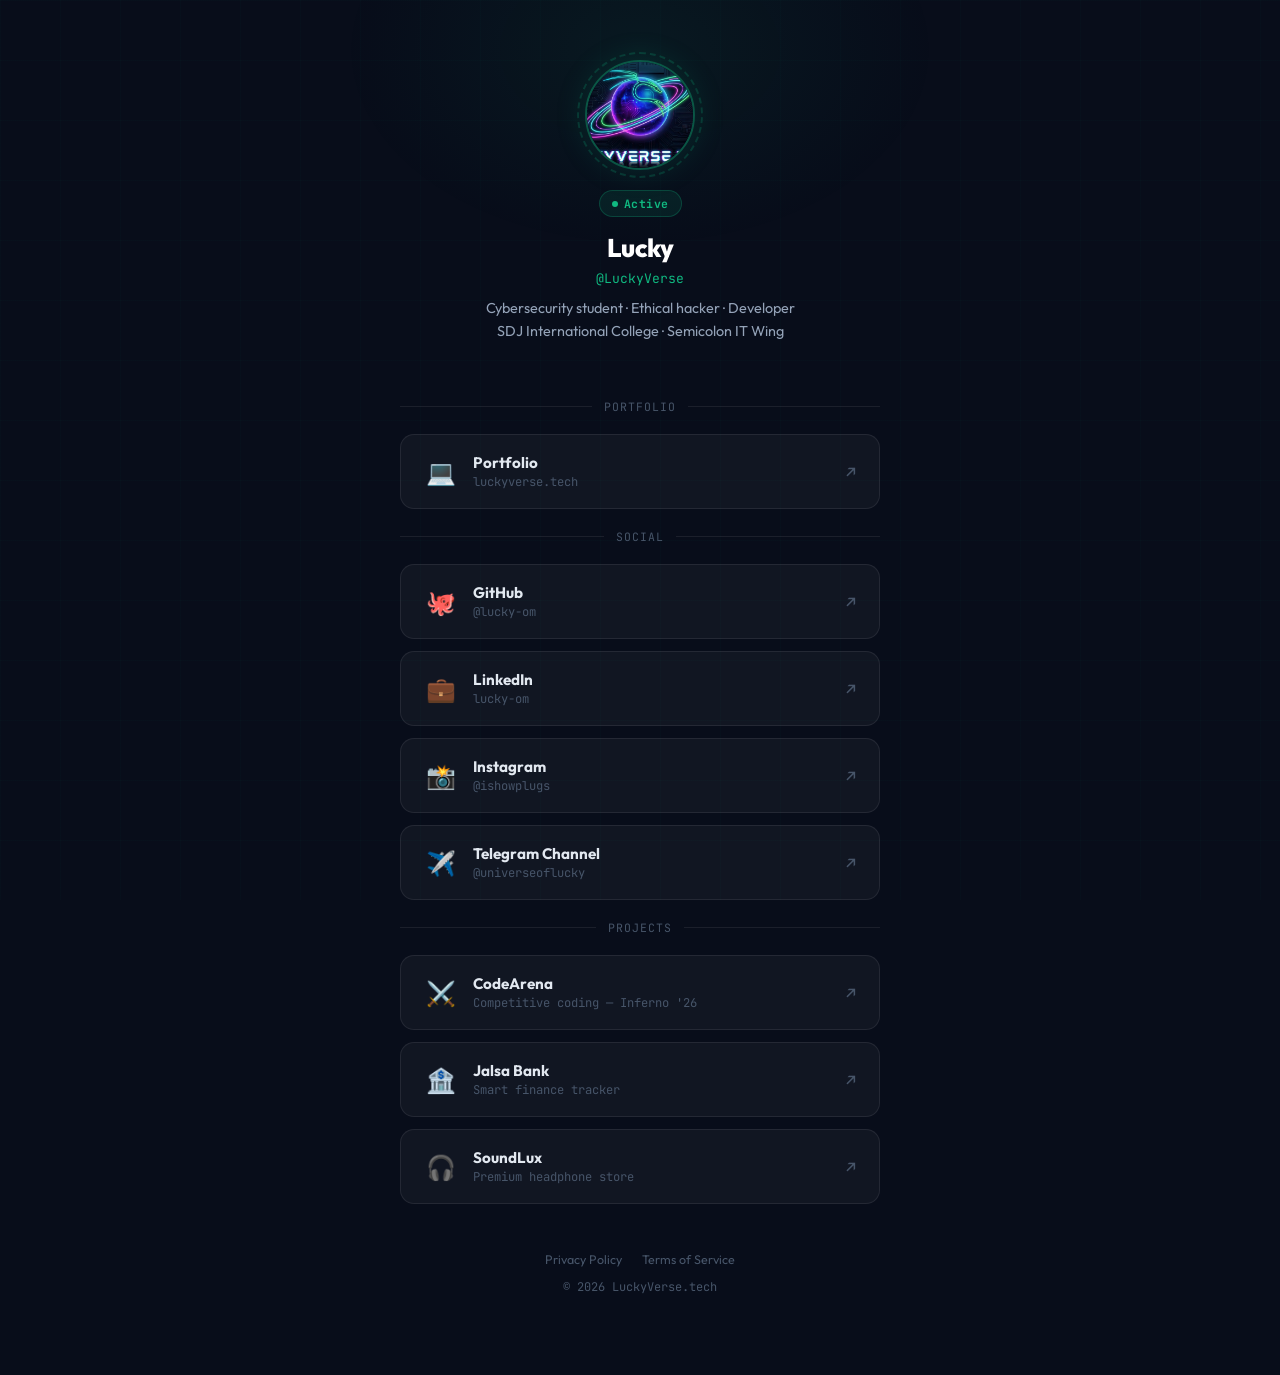
<file: links.html>
<!DOCTYPE html>
<html lang="en">
<head>
  <meta charset="UTF-8">
  <meta name="viewport" content="width=device-width, initial-scale=1.0">
  <title>Links — LuckyVerse.tech</title>
  <meta name="description" content="All of Lucky's links — GitHub, LinkedIn, Instagram, Telegram, Portfolio and more.">
  <meta name="robots" content="index, follow">
  <meta http-equiv="X-Content-Type-Options" content="nosniff">
  <meta http-equiv="X-Frame-Options" content="DENY">
  <link rel="icon" type="image/jpeg" href="logo.jpg">
  <link href="https://fonts.googleapis.com/css2?family=Outfit:wght@400;500;600;700;800&family=JetBrains+Mono:wght@400;600&display=swap" rel="stylesheet">
  <style>
    :root {
      --bg: #080d1a;
      --bg-card: rgba(255,255,255,0.04);
      --border: rgba(255,255,255,0.08);
      --border-hover: rgba(16,185,129,0.4);
      --accent: #10b981;
      --accent-glow: rgba(16,185,129,0.1);
      --text: #e2e8f0;
      --text-muted: #94a3b8;
      --text-dim: #475569;
      --white: #ffffff;
      --font-sans: 'Outfit', sans-serif;
      --font-mono: 'JetBrains Mono', monospace;
      --radius: 14px;
    }
    *, *::before, *::after { margin: 0; padding: 0; box-sizing: border-box; }
    html { scroll-behavior: smooth; }
    body {
      font-family: var(--font-sans);
      background-color: var(--bg);
      color: var(--text);
      min-height: 100vh;
      display: flex;
      flex-direction: column;
      align-items: center;
      padding: 60px 20px 80px;
      -webkit-font-smoothing: antialiased;
    }
    body::before {
      content: '';
      position: fixed; inset: 0;
      background-image:
        linear-gradient(rgba(16,185,129,0.025) 1px, transparent 1px),
        linear-gradient(90deg, rgba(16,185,129,0.025) 1px, transparent 1px);
      background-size: 60px 60px;
      pointer-events: none; z-index: 0;
    }
    body::after {
      content: '';
      position: fixed;
      top: -150px; left: 50%;
      transform: translateX(-50%);
      width: 600px; height: 400px;
      background: radial-gradient(ellipse, rgba(16,185,129,0.07) 0%, transparent 70%);
      pointer-events: none; z-index: 0;
    }

    .links-container {
      max-width: 480px;
      width: 100%;
      position: relative;
      z-index: 1;
    }

    /* Profile Section */
    .profile {
      text-align: center;
      margin-bottom: 48px;
      animation: fadeUp 0.7s ease-out both;
    }
    .profile-photo-wrap {
      position: relative;
      width: 110px;
      height: 110px;
      margin: 0 auto 20px;
    }
    .profile-photo {
      width: 110px; height: 110px;
      border-radius: 50%;
      object-fit: cover;
      border: 2.5px solid rgba(16,185,129,0.4);
      box-shadow: 0 0 32px rgba(16,185,129,0.15);
      position: relative; z-index: 1;
    }
    .profile-ring {
      position: absolute; inset: -8px;
      border-radius: 50%;
      border: 2px dashed rgba(16,185,129,0.2);
      animation: spin 20s linear infinite;
    }
    @keyframes spin { to { transform: rotate(360deg); } }

    .status-pill {
      display: inline-flex; align-items: center; gap: 6px;
      padding: 5px 12px;
      background: var(--accent-glow);
      border: 1px solid rgba(16,185,129,0.25);
      border-radius: 100px;
      font-size: 0.72rem;
      font-weight: 700;
      color: var(--accent);
      font-family: var(--font-mono);
      letter-spacing: 0.5px;
      margin-bottom: 14px;
    }
    .pulse-dot {
      width: 6px; height: 6px;
      background: var(--accent);
      border-radius: 50%;
      animation: pulse 2s ease-in-out infinite;
    }
    @keyframes pulse {
      0%, 100% { opacity: 1; }
      50% { opacity: 0.4; }
    }

    .profile-name { font-size: 1.6rem; font-weight: 800; color: var(--white); letter-spacing: -0.5px; margin-bottom: 6px; }
    .profile-handle { font-family: var(--font-mono); font-size: 0.82rem; color: var(--accent); margin-bottom: 10px; }
    .profile-bio { font-size: 0.9rem; color: var(--text-muted); line-height: 1.6; max-width: 340px; margin: 0 auto; }

    /* Links */
    .links-list { display: flex; flex-direction: column; gap: 12px; }

    .link-item {
      display: flex;
      align-items: center;
      gap: 14px;
      padding: 18px 22px;
      background: var(--bg-card);
      border: 1px solid var(--border);
      border-radius: var(--radius);
      text-decoration: none;
      transition: all 0.3s cubic-bezier(0.4, 0, 0.2, 1);
      color: var(--text);
      position: relative;
      overflow: hidden;
      animation: fadeUp 0.7s ease-out both;
    }
    .link-item::before {
      content: '';
      position: absolute;
      left: 0; top: 0; bottom: 0;
      width: 3px;
      background: var(--accent);
      border-radius: 0 4px 4px 0;
      transform: scaleY(0);
      transition: transform 0.3s;
    }
    .link-item:hover {
      border-color: var(--border-hover);
      background: var(--accent-glow);
      transform: translateY(-3px) translateX(2px);
      box-shadow: 0 10px 28px rgba(16,185,129,0.1);
      color: var(--white);
    }
    .link-item:hover::before { transform: scaleY(1); }

    .link-item:nth-child(1) { animation-delay: 0.05s; }
    .link-item:nth-child(2) { animation-delay: 0.10s; }
    .link-item:nth-child(3) { animation-delay: 0.15s; }
    .link-item:nth-child(4) { animation-delay: 0.20s; }
    .link-item:nth-child(5) { animation-delay: 0.25s; }
    .link-item:nth-child(6) { animation-delay: 0.30s; }
    .link-item:nth-child(7) { animation-delay: 0.35s; }

    .link-icon { font-size: 1.5rem; flex-shrink: 0; width: 36px; text-align: center; }
    .link-info { flex: 1; }
    .link-name { font-weight: 700; font-size: 0.95rem; }
    .link-desc { font-size: 0.76rem; color: var(--text-dim); font-family: var(--font-mono); margin-top: 2px; transition: color 0.3s; }
    .link-item:hover .link-desc { color: rgba(16,185,129,0.5); }
    .link-arrow { color: var(--text-dim); font-size: 1.1rem; transition: all 0.3s; flex-shrink: 0; }
    .link-item:hover .link-arrow { color: var(--accent); transform: translate(2px, -2px); }

    /* Divider */
    .links-divider {
      display: flex; align-items: center; gap: 12px;
      margin: 8px 0;
      color: var(--text-dim);
      font-size: 0.72rem;
      font-family: var(--font-mono);
      letter-spacing: 1px;
      text-transform: uppercase;
    }
    .links-divider::before, .links-divider::after {
      content: ''; flex: 1;
      height: 1px;
      background: var(--border);
    }

    /* Footer */
    footer {
      margin-top: 48px;
      text-align: center;
      position: relative; z-index: 1;
    }
    .footer-legal { display: flex; gap: 20px; justify-content: center; margin-bottom: 12px; }
    .footer-legal a { color: var(--text-dim); text-decoration: none; font-size: 0.78rem; transition: color 0.3s; }
    .footer-legal a:hover { color: var(--accent); }
    .footer-copy { font-size: 0.75rem; color: var(--text-dim); font-family: var(--font-mono); }

    @keyframes fadeUp {
      from { opacity: 0; transform: translateY(20px); }
      to   { opacity: 1; transform: translateY(0); }
    }
  </style>
</head>
<body>

  <div class="links-container">

    <!-- Profile -->
    <div class="profile">
      <div class="profile-photo-wrap">
        <img src="logo.jpg" alt="Lucky" class="profile-photo" loading="lazy">
        <div class="profile-ring"></div>
      </div>
      <div class="status-pill"><span class="pulse-dot"></span>Active</div>
      <div class="profile-name">Lucky</div>
      <div class="profile-handle">@LuckyVerse</div>
      <div class="profile-bio">Cybersecurity student · Ethical hacker · Developer<br>SDJ International College · Semicolon IT Wing</div>
    </div>

    <!-- Links -->
    <div class="links-list">

      <div class="links-divider">Portfolio</div>

      <a href="https://luckyverse.tech" class="link-item">
        <span class="link-icon">💻</span>
        <div class="link-info">
          <div class="link-name">Portfolio</div>
          <div class="link-desc">luckyverse.tech</div>
        </div>
        <span class="link-arrow">↗</span>
      </a>

      <div class="links-divider">Social</div>

      <a href="https://github.com/lucky-om" target="_blank" rel="noopener noreferrer" class="link-item">
        <span class="link-icon">🐙</span>
        <div class="link-info">
          <div class="link-name">GitHub</div>
          <div class="link-desc">@lucky-om</div>
        </div>
        <span class="link-arrow">↗</span>
      </a>

      <a href="https://www.linkedin.com/in/lucky-om" target="_blank" rel="noopener noreferrer" class="link-item">
        <span class="link-icon">💼</span>
        <div class="link-info">
          <div class="link-name">LinkedIn</div>
          <div class="link-desc">lucky-om</div>
        </div>
        <span class="link-arrow">↗</span>
      </a>

      <a href="https://www.instagram.com/ishowplugs/" target="_blank" rel="noopener noreferrer" class="link-item">
        <span class="link-icon">📸</span>
        <div class="link-info">
          <div class="link-name">Instagram</div>
          <div class="link-desc">@ishowplugs</div>
        </div>
        <span class="link-arrow">↗</span>
      </a>

      <a href="https://t.me/universeoflucky" target="_blank" rel="noopener noreferrer" class="link-item">
        <span class="link-icon">✈️</span>
        <div class="link-info">
          <div class="link-name">Telegram Channel</div>
          <div class="link-desc">@universeoflucky</div>
        </div>
        <span class="link-arrow">↗</span>
      </a>

      <div class="links-divider">Projects</div>

      <a href="https://codearena.luckyverse.tech" target="_blank" rel="noopener noreferrer" class="link-item">
        <span class="link-icon">⚔️</span>
        <div class="link-info">
          <div class="link-name">CodeArena</div>
          <div class="link-desc">Competitive coding — Inferno '26</div>
        </div>
        <span class="link-arrow">↗</span>
      </a>

      <a href="https://jalsabank.luckyverse.tech" target="_blank" rel="noopener noreferrer" class="link-item">
        <span class="link-icon">🏦</span>
        <div class="link-info">
          <div class="link-name">Jalsa Bank</div>
          <div class="link-desc">Smart finance tracker</div>
        </div>
        <span class="link-arrow">↗</span>
      </a>

      <a href="https://soundlux.luckyverse.tech" target="_blank" rel="noopener noreferrer" class="link-item">
        <span class="link-icon">🎧</span>
        <div class="link-info">
          <div class="link-name">SoundLux</div>
          <div class="link-desc">Premium headphone store</div>
        </div>
        <span class="link-arrow">↗</span>
      </a>

    </div>

    <!-- Footer -->
    <footer>
      <div class="footer-legal">
        <a href="/privacy.html">Privacy Policy</a>
        <a href="/terms.html">Terms of Service</a>
      </div>
      <div class="footer-copy">© 2026 LuckyVerse.tech</div>
    </footer>

  </div>

</body>
</html>
</file>
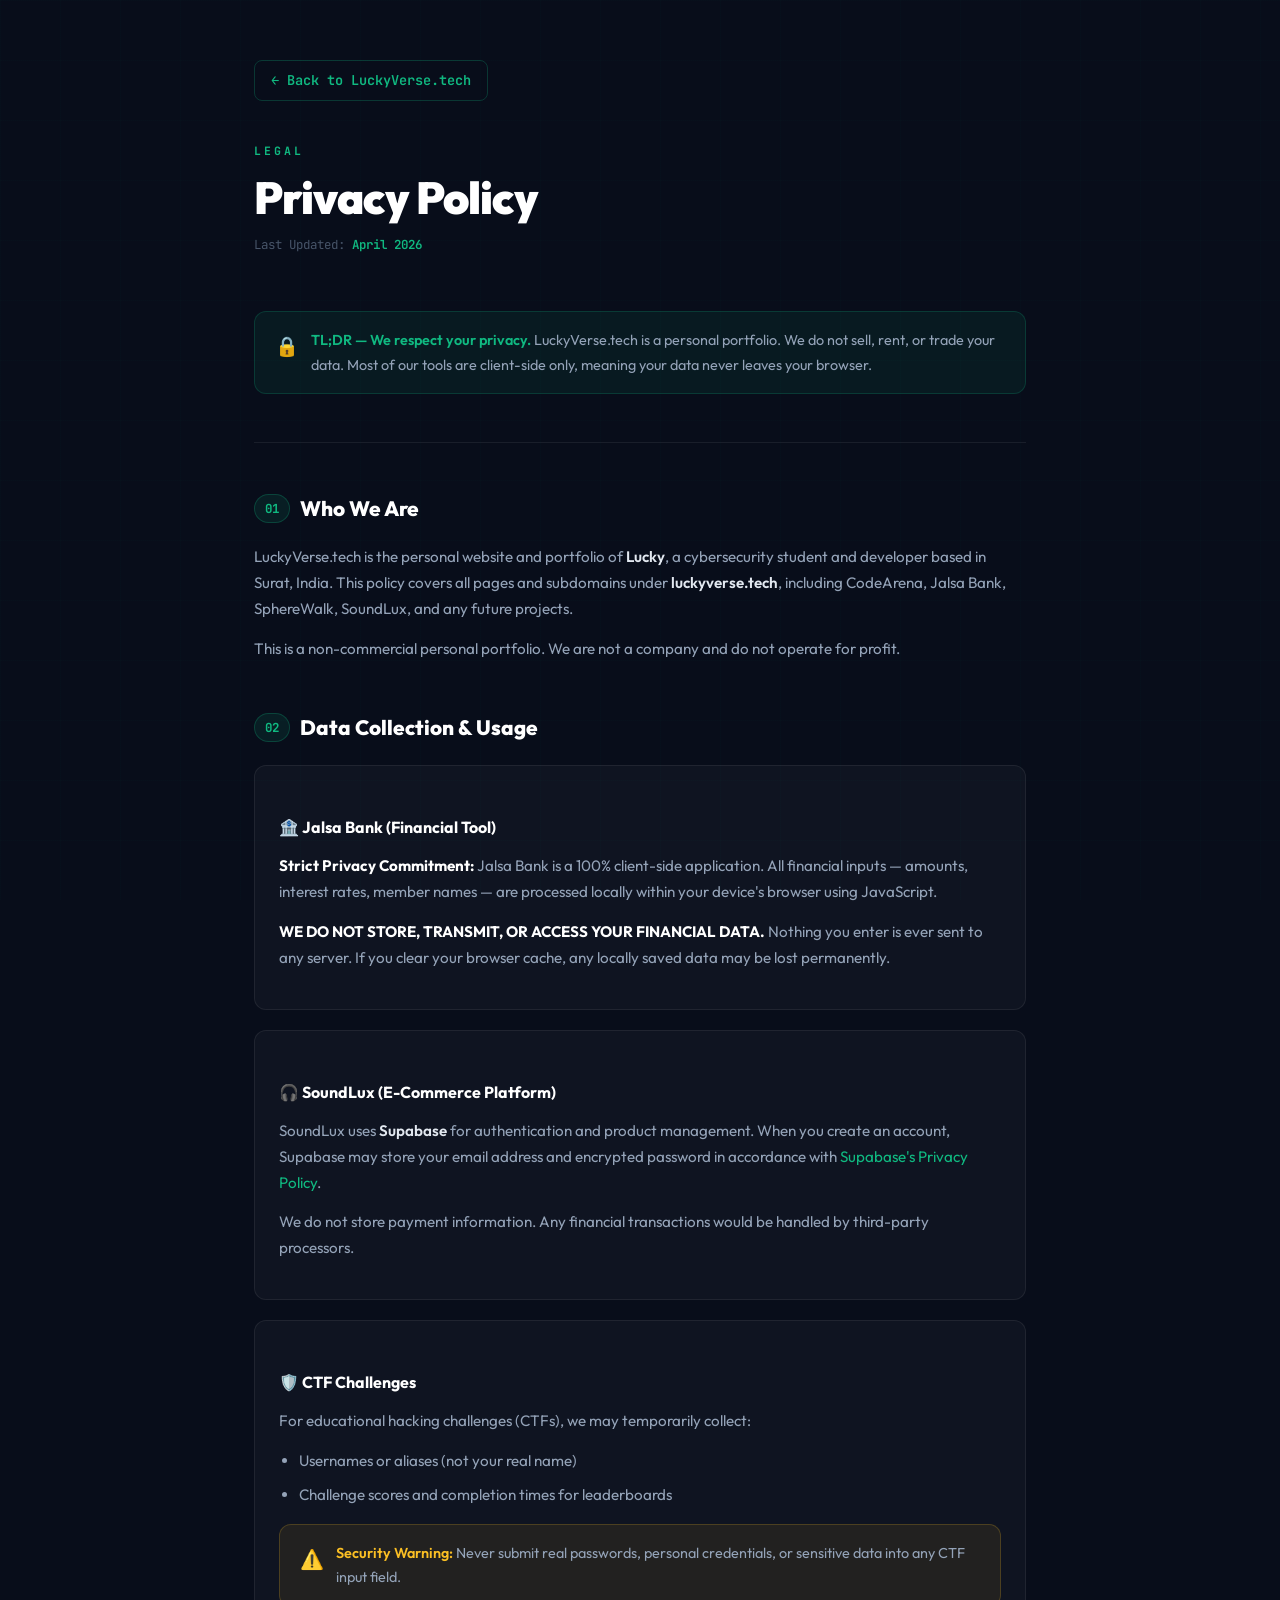
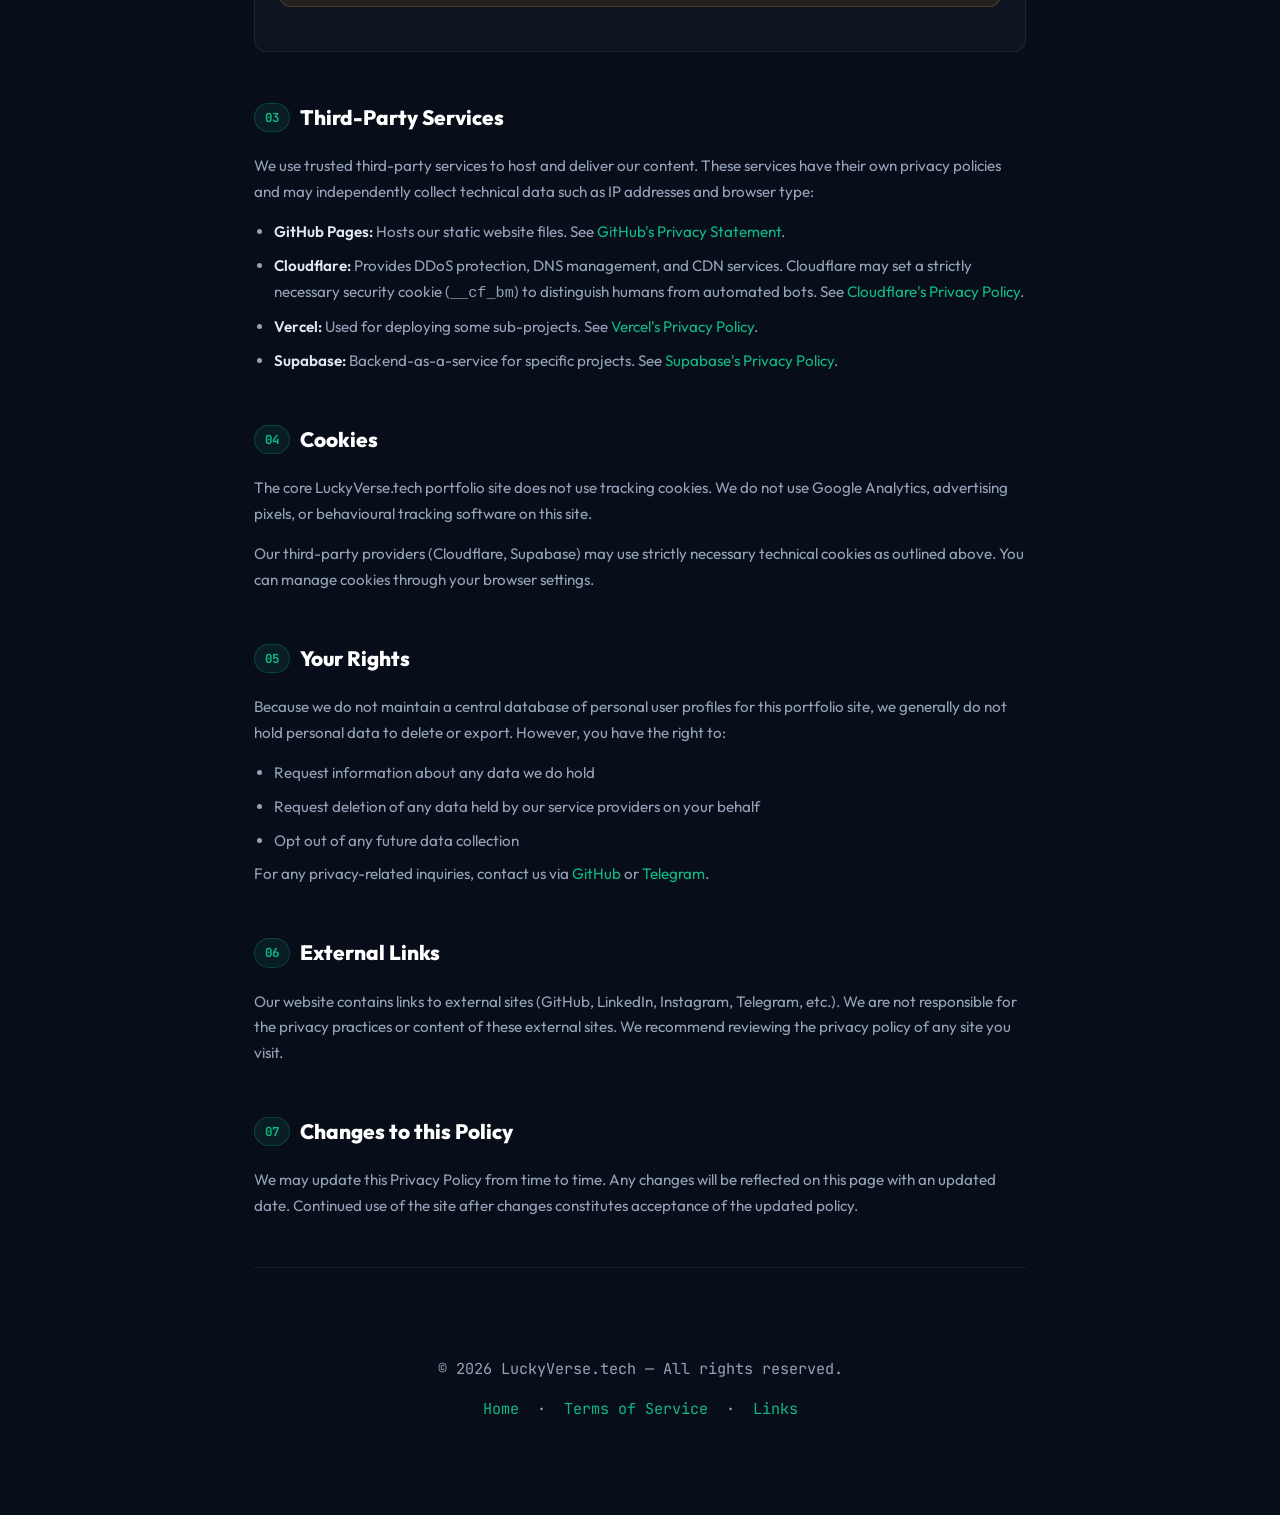
<file: privacy.html>
<!DOCTYPE html>
<html lang="en">
<head>
  <meta charset="UTF-8">
  <meta name="viewport" content="width=device-width, initial-scale=1.0">
  <title>Privacy Policy — LuckyVerse.tech</title>
  <meta name="description" content="Privacy Policy for LuckyVerse.tech. Learn how we handle your data across all our projects.">
  <meta name="robots" content="index, follow">
  <meta http-equiv="X-Content-Type-Options" content="nosniff">
  <meta http-equiv="X-Frame-Options" content="DENY">
  <meta name="referrer" content="strict-origin-when-cross-origin">
  <link rel="icon" type="image/jpeg" href="logo.jpg">
  <link href="https://fonts.googleapis.com/css2?family=Outfit:wght@400;500;600;700;800&family=JetBrains+Mono:wght@400;500&display=swap" rel="stylesheet">
  <style>
    :root {
      --bg: #080d1a;
      --bg-card: rgba(255,255,255,0.03);
      --border: rgba(255,255,255,0.07);
      --accent: #10b981;
      --accent-glow: rgba(16,185,129,0.1);
      --text: #e2e8f0;
      --text-muted: #94a3b8;
      --text-dim: #475569;
      --white: #ffffff;
      --font-sans: 'Outfit', sans-serif;
      --font-mono: 'JetBrains Mono', monospace;
      --radius: 12px;
    }
    *, *::before, *::after { margin: 0; padding: 0; box-sizing: border-box; }
    html { scroll-behavior: smooth; }
    body {
      font-family: var(--font-sans);
      background-color: var(--bg);
      color: var(--text);
      line-height: 1.7;
      -webkit-font-smoothing: antialiased;
    }
    body::before {
      content: '';
      position: fixed; inset: 0;
      background-image:
        linear-gradient(rgba(16,185,129,0.02) 1px, transparent 1px),
        linear-gradient(90deg, rgba(16,185,129,0.02) 1px, transparent 1px);
      background-size: 60px 60px;
      pointer-events: none; z-index: 0;
    }
    .page-wrap { max-width: 820px; margin: 0 auto; padding: 60px 24px 80px; position: relative; z-index: 1; }

    /* Back Nav */
    .back-nav { display: inline-flex; align-items: center; gap: 8px; color: var(--accent); text-decoration: none; font-size: 0.85rem; font-family: var(--font-mono); font-weight: 600; margin-bottom: 40px; padding: 8px 16px; border: 1px solid rgba(16,185,129,0.25); border-radius: 8px; transition: all 0.3s; }
    .back-nav:hover { background: var(--accent-glow); }

    /* Header */
    .page-header { margin-bottom: 56px; }
    .page-tag { font-family: var(--font-mono); font-size: 0.72rem; font-weight: 700; color: var(--accent); letter-spacing: 3px; text-transform: uppercase; margin-bottom: 12px; display: block; }
    h1 { font-size: clamp(2rem, 5vw, 2.8rem); font-weight: 900; color: var(--white); letter-spacing: -1px; margin-bottom: 12px; line-height: 1.1; }
    .last-updated { font-family: var(--font-mono); font-size: 0.78rem; color: var(--text-dim); }
    .last-updated span { color: var(--accent); font-weight: 600; }
    .page-divider { border: none; border-top: 1px solid var(--border); margin: 48px 0; }

    /* Sections */
    .policy-section { margin-bottom: 48px; }
    h2 { font-size: 1.3rem; font-weight: 800; color: var(--white); margin-bottom: 18px; display: flex; align-items: center; gap: 10px; }
    h2 .section-num { font-family: var(--font-mono); font-size: 0.78rem; color: var(--accent); background: var(--accent-glow); padding: 3px 10px; border-radius: 100px; border: 1px solid rgba(16,185,129,0.25); font-weight: 700; }
    h3 { font-size: 1rem; font-weight: 700; color: var(--white); margin: 24px 0 12px; }
    p, li { color: var(--text-muted); font-size: 0.95rem; margin-bottom: 14px; }
    ul { margin-left: 20px; }
    li { margin-bottom: 8px; }
    strong { color: var(--text); font-weight: 600; }

    /* Policy Cards */
    .policy-card { background: var(--bg-card); border: 1px solid var(--border); border-radius: var(--radius); padding: 24px; margin: 20px 0; transition: border-color 0.3s; }
    .policy-card:hover { border-color: rgba(16,185,129,0.25); }
    .highlight-bold { color: var(--white); font-weight: 700; }

    /* Alert */
    .alert { display: flex; gap: 12px; padding: 16px 20px; border-radius: var(--radius); margin: 20px 0; }
    .alert-green { background: rgba(16,185,129,0.08); border: 1px solid rgba(16,185,129,0.2); }
    .alert-yellow { background: rgba(251,191,36,0.08); border: 1px solid rgba(251,191,36,0.2); }
    .alert-icon { font-size: 1.2rem; flex-shrink: 0; margin-top: 2px; }
    .alert-text { font-size: 0.9rem; color: var(--text-muted); }
    .alert-green .alert-text strong { color: var(--accent); }
    .alert-yellow .alert-text strong { color: #fbbf24; }

    /* Footer */
    .page-footer { text-align: center; padding-top: 40px; font-size: 0.82rem; color: var(--text-dim); font-family: var(--font-mono); }
    a { color: var(--accent); text-decoration: none; transition: opacity 0.2s; }
    a:hover { opacity: 0.8; text-decoration: underline; }
  </style>
</head>
<body>
<div class="page-wrap">

  <a href="/" class="back-nav">← Back to LuckyVerse.tech</a>

  <div class="page-header">
    <span class="page-tag">Legal</span>
    <h1>Privacy Policy</h1>
    <div class="last-updated">Last Updated: <span>April 2026</span></div>
  </div>

  <div class="alert alert-green">
    <span class="alert-icon">🔒</span>
    <div class="alert-text">
      <strong>TL;DR — We respect your privacy.</strong> LuckyVerse.tech is a personal portfolio. We do not sell, rent, or trade your data. Most of our tools are client-side only, meaning your data never leaves your browser.
    </div>
  </div>

  <hr class="page-divider">

  <!-- Section 1 -->
  <div class="policy-section">
    <h2><span class="section-num">01</span> Who We Are</h2>
    <p>LuckyVerse.tech is the personal website and portfolio of <strong>Lucky</strong>, a cybersecurity student and developer based in Surat, India. This policy covers all pages and subdomains under <strong>luckyverse.tech</strong>, including CodeArena, Jalsa Bank, SphereWalk, SoundLux, and any future projects.</p>
    <p>This is a non-commercial personal portfolio. We are not a company and do not operate for profit.</p>
  </div>

  <!-- Section 2 -->
  <div class="policy-section">
    <h2><span class="section-num">02</span> Data Collection &amp; Usage</h2>

    <div class="policy-card">
      <h3>🏦 Jalsa Bank (Financial Tool)</h3>
      <p><span class="highlight-bold">Strict Privacy Commitment:</span> Jalsa Bank is a 100% client-side application. All financial inputs — amounts, interest rates, member names — are processed locally within your device's browser using JavaScript.</p>
      <p><span class="highlight-bold">WE DO NOT STORE, TRANSMIT, OR ACCESS YOUR FINANCIAL DATA.</span> Nothing you enter is ever sent to any server. If you clear your browser cache, any locally saved data may be lost permanently.</p>
    </div>

    <div class="policy-card">
      <h3>🎧 SoundLux (E-Commerce Platform)</h3>
      <p>SoundLux uses <strong>Supabase</strong> for authentication and product management. When you create an account, Supabase may store your email address and encrypted password in accordance with <a href="https://supabase.com/privacy" target="_blank" rel="noopener noreferrer">Supabase's Privacy Policy</a>.</p>
      <p>We do not store payment information. Any financial transactions would be handled by third-party processors.</p>
    </div>

    <div class="policy-card">
      <h3>🛡️ CTF Challenges</h3>
      <p>For educational hacking challenges (CTFs), we may temporarily collect:</p>
      <ul>
        <li>Usernames or aliases (not your real name)</li>
        <li>Challenge scores and completion times for leaderboards</li>
      </ul>
      <div class="alert alert-yellow" style="margin-top: 16px;">
        <span class="alert-icon">⚠️</span>
        <div class="alert-text"><strong>Security Warning:</strong> Never submit real passwords, personal credentials, or sensitive data into any CTF input field.</div>
      </div>
    </div>
  </div>

  <!-- Section 3 -->
  <div class="policy-section">
    <h2><span class="section-num">03</span> Third-Party Services</h2>
    <p>We use trusted third-party services to host and deliver our content. These services have their own privacy policies and may independently collect technical data such as IP addresses and browser type:</p>
    <ul>
      <li><strong>GitHub Pages:</strong> Hosts our static website files. See <a href="https://docs.github.com/en/site-policy/privacy-policies/github-privacy-statement" target="_blank" rel="noopener noreferrer">GitHub's Privacy Statement</a>.</li>
      <li><strong>Cloudflare:</strong> Provides DDoS protection, DNS management, and CDN services. Cloudflare may set a strictly necessary security cookie (<code>__cf_bm</code>) to distinguish humans from automated bots. See <a href="https://www.cloudflare.com/privacypolicy/" target="_blank" rel="noopener noreferrer">Cloudflare's Privacy Policy</a>.</li>
      <li><strong>Vercel:</strong> Used for deploying some sub-projects. See <a href="https://vercel.com/legal/privacy-policy" target="_blank" rel="noopener noreferrer">Vercel's Privacy Policy</a>.</li>
      <li><strong>Supabase:</strong> Backend-as-a-service for specific projects. See <a href="https://supabase.com/privacy" target="_blank" rel="noopener noreferrer">Supabase's Privacy Policy</a>.</li>
    </ul>
  </div>

  <!-- Section 4 -->
  <div class="policy-section">
    <h2><span class="section-num">04</span> Cookies</h2>
    <p>The core LuckyVerse.tech portfolio site does not use tracking cookies. We do not use Google Analytics, advertising pixels, or behavioural tracking software on this site.</p>
    <p>Our third-party providers (Cloudflare, Supabase) may use strictly necessary technical cookies as outlined above. You can manage cookies through your browser settings.</p>
  </div>

  <!-- Section 5 -->
  <div class="policy-section">
    <h2><span class="section-num">05</span> Your Rights</h2>
    <p>Because we do not maintain a central database of personal user profiles for this portfolio site, we generally do not hold personal data to delete or export. However, you have the right to:</p>
    <ul>
      <li>Request information about any data we do hold</li>
      <li>Request deletion of any data held by our service providers on your behalf</li>
      <li>Opt out of any future data collection</li>
    </ul>
    <p>For any privacy-related inquiries, contact us via <a href="https://github.com/lucky-om" target="_blank" rel="noopener noreferrer">GitHub</a> or <a href="https://t.me/universeoflucky" target="_blank" rel="noopener noreferrer">Telegram</a>.</p>
  </div>

  <!-- Section 6 -->
  <div class="policy-section">
    <h2><span class="section-num">06</span> External Links</h2>
    <p>Our website contains links to external sites (GitHub, LinkedIn, Instagram, Telegram, etc.). We are not responsible for the privacy practices or content of these external sites. We recommend reviewing the privacy policy of any site you visit.</p>
  </div>

  <!-- Section 7 -->
  <div class="policy-section">
    <h2><span class="section-num">07</span> Changes to this Policy</h2>
    <p>We may update this Privacy Policy from time to time. Any changes will be reflected on this page with an updated date. Continued use of the site after changes constitutes acceptance of the updated policy.</p>
  </div>

  <hr class="page-divider">

  <div class="page-footer">
    <p>© 2026 LuckyVerse.tech — All rights reserved.</p>
    <p style="margin-top: 10px;"><a href="/">Home</a> &nbsp;·&nbsp; <a href="/terms.html">Terms of Service</a> &nbsp;·&nbsp; <a href="/links.html">Links</a></p>
  </div>

</div>
</body>
</html>
</file>
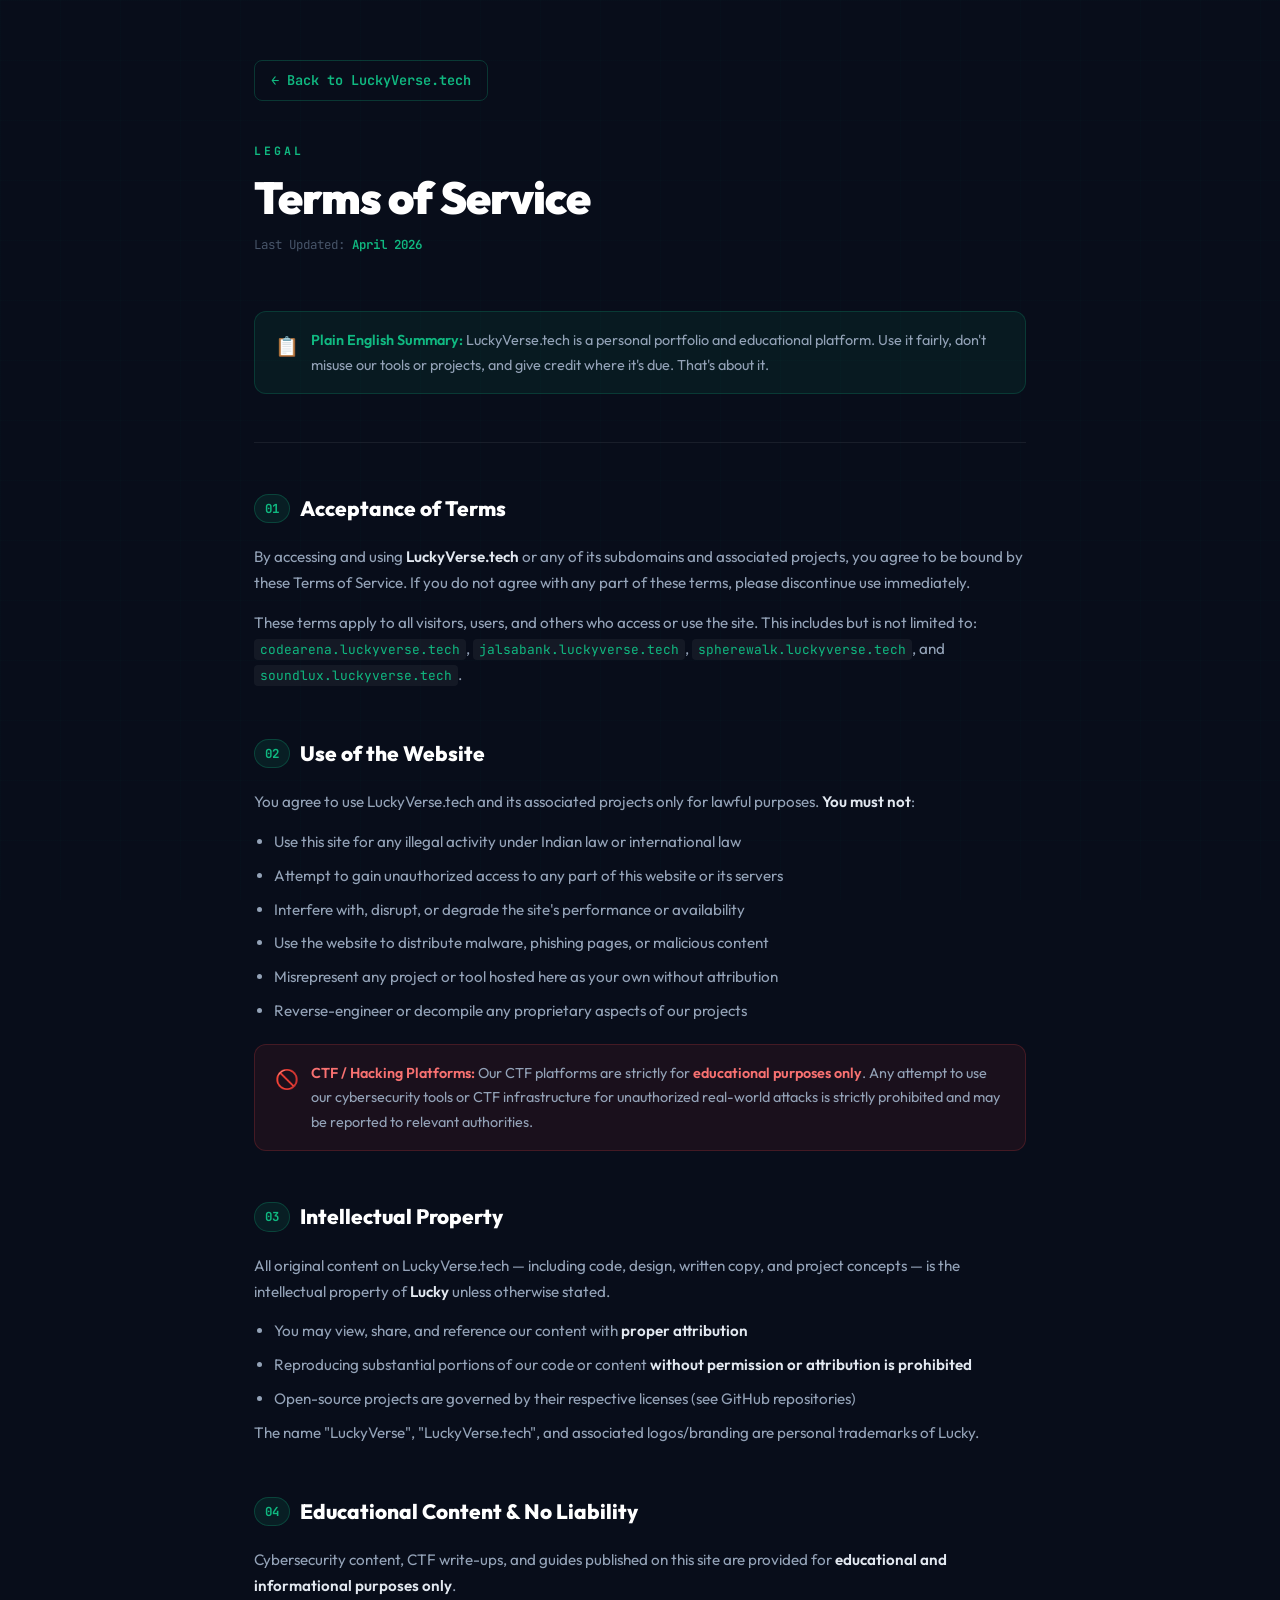
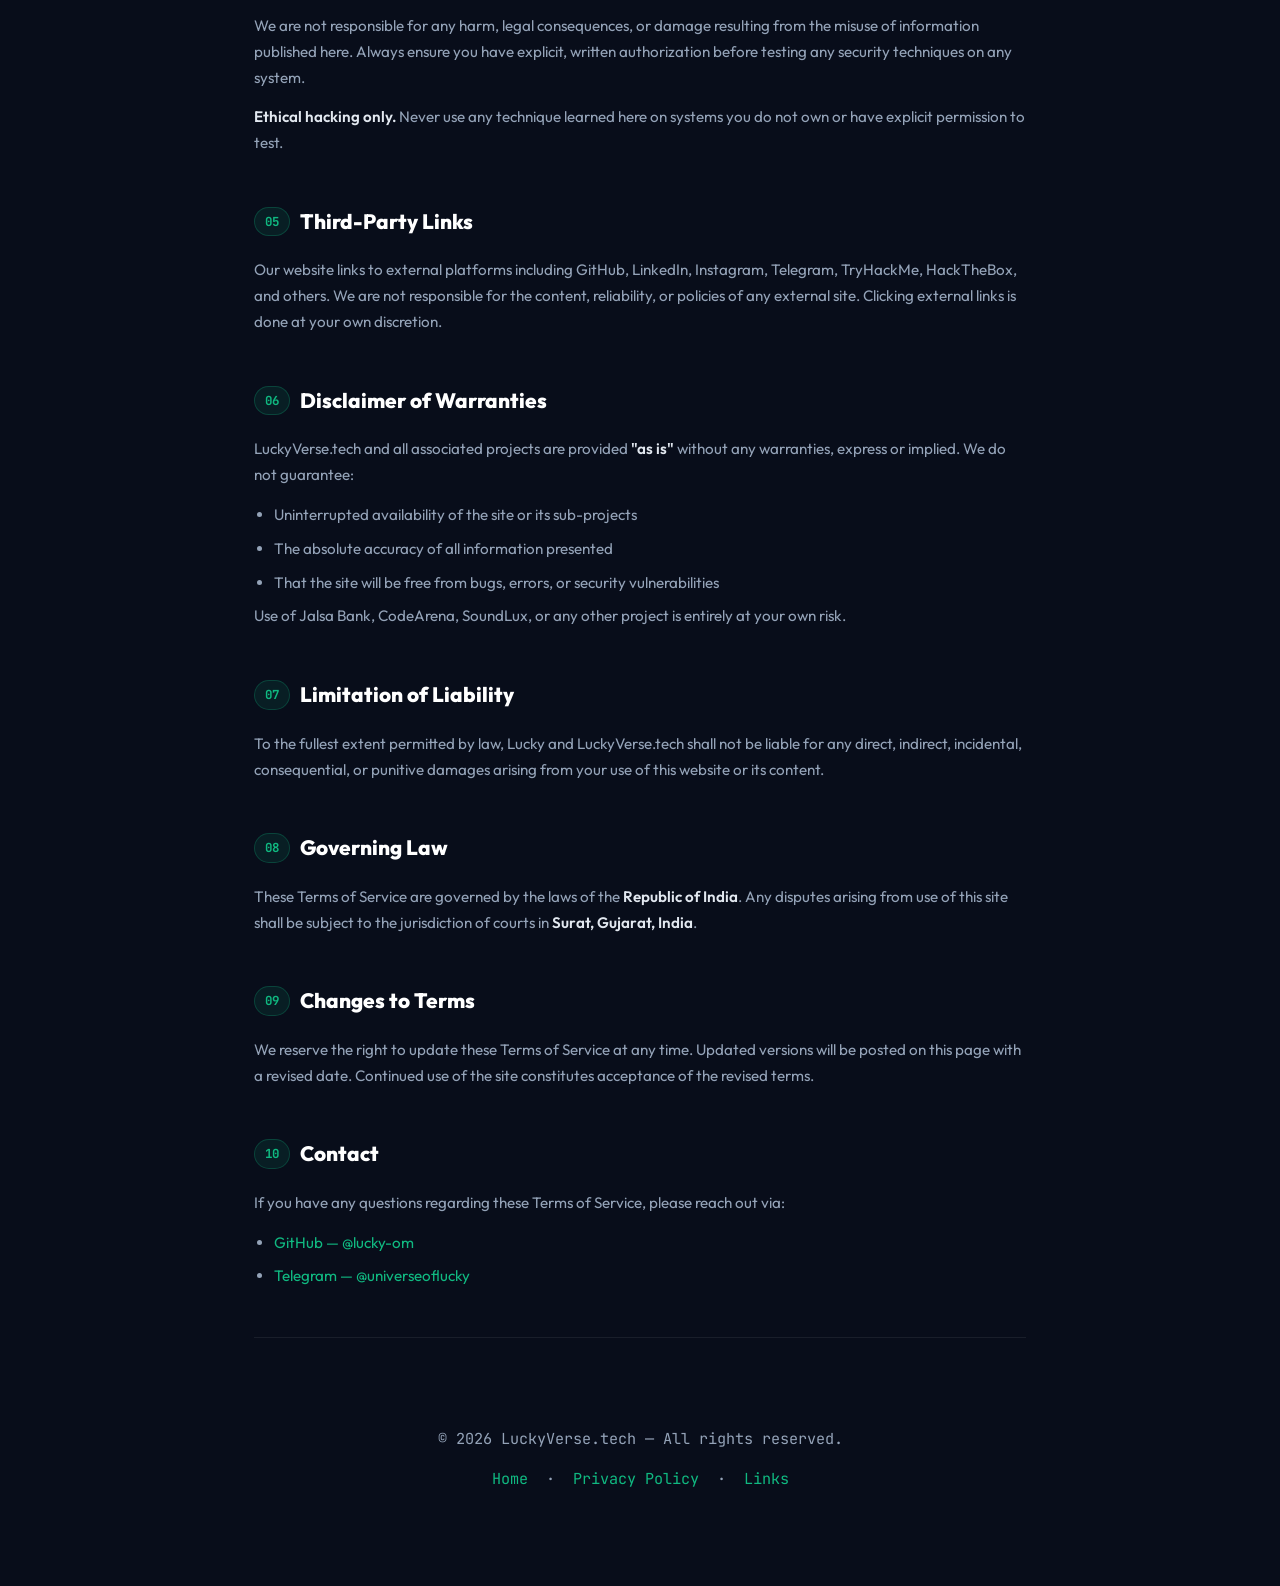
<file: terms.html>
<!DOCTYPE html>
<html lang="en">
<head>
  <meta charset="UTF-8">
  <meta name="viewport" content="width=device-width, initial-scale=1.0">
  <title>Terms of Service — LuckyVerse.tech</title>
  <meta name="description" content="Terms of Service for LuckyVerse.tech and all associated projects.">
  <meta name="robots" content="index, follow">
  <meta http-equiv="X-Content-Type-Options" content="nosniff">
  <meta http-equiv="X-Frame-Options" content="DENY">
  <meta name="referrer" content="strict-origin-when-cross-origin">
  <link rel="icon" type="image/jpeg" href="logo.jpg">
  <link href="https://fonts.googleapis.com/css2?family=Outfit:wght@400;500;600;700;800&family=JetBrains+Mono:wght@400;500&display=swap" rel="stylesheet">
  <style>
    :root {
      --bg: #080d1a;
      --bg-card: rgba(255,255,255,0.03);
      --border: rgba(255,255,255,0.07);
      --accent: #10b981;
      --accent-glow: rgba(16,185,129,0.1);
      --text: #e2e8f0;
      --text-muted: #94a3b8;
      --text-dim: #475569;
      --white: #ffffff;
      --font-sans: 'Outfit', sans-serif;
      --font-mono: 'JetBrains Mono', monospace;
      --radius: 12px;
    }
    *, *::before, *::after { margin: 0; padding: 0; box-sizing: border-box; }
    html { scroll-behavior: smooth; }
    body {
      font-family: var(--font-sans);
      background-color: var(--bg);
      color: var(--text);
      line-height: 1.7;
      -webkit-font-smoothing: antialiased;
    }
    body::before {
      content: '';
      position: fixed; inset: 0;
      background-image:
        linear-gradient(rgba(16,185,129,0.02) 1px, transparent 1px),
        linear-gradient(90deg, rgba(16,185,129,0.02) 1px, transparent 1px);
      background-size: 60px 60px;
      pointer-events: none; z-index: 0;
    }
    .page-wrap { max-width: 820px; margin: 0 auto; padding: 60px 24px 80px; position: relative; z-index: 1; }
    .back-nav { display: inline-flex; align-items: center; gap: 8px; color: var(--accent); text-decoration: none; font-size: 0.85rem; font-family: var(--font-mono); font-weight: 600; margin-bottom: 40px; padding: 8px 16px; border: 1px solid rgba(16,185,129,0.25); border-radius: 8px; transition: all 0.3s; }
    .back-nav:hover { background: var(--accent-glow); }
    .page-header { margin-bottom: 56px; }
    .page-tag { font-family: var(--font-mono); font-size: 0.72rem; font-weight: 700; color: var(--accent); letter-spacing: 3px; text-transform: uppercase; margin-bottom: 12px; display: block; }
    h1 { font-size: clamp(2rem, 5vw, 2.8rem); font-weight: 900; color: var(--white); letter-spacing: -1px; margin-bottom: 12px; line-height: 1.1; }
    .last-updated { font-family: var(--font-mono); font-size: 0.78rem; color: var(--text-dim); }
    .last-updated span { color: var(--accent); font-weight: 600; }
    .page-divider { border: none; border-top: 1px solid var(--border); margin: 48px 0; }
    .policy-section { margin-bottom: 48px; }
    h2 { font-size: 1.3rem; font-weight: 800; color: var(--white); margin-bottom: 18px; display: flex; align-items: center; gap: 10px; }
    h2 .section-num { font-family: var(--font-mono); font-size: 0.78rem; color: var(--accent); background: var(--accent-glow); padding: 3px 10px; border-radius: 100px; border: 1px solid rgba(16,185,129,0.25); font-weight: 700; }
    h3 { font-size: 1rem; font-weight: 700; color: var(--white); margin: 24px 0 12px; }
    p, li { color: var(--text-muted); font-size: 0.95rem; margin-bottom: 14px; }
    ul { margin-left: 20px; }
    li { margin-bottom: 8px; }
    strong { color: var(--text); font-weight: 600; }
    .alert { display: flex; gap: 12px; padding: 16px 20px; border-radius: var(--radius); margin: 20px 0; }
    .alert-red { background: rgba(239,68,68,0.08); border: 1px solid rgba(239,68,68,0.2); }
    .alert-green { background: rgba(16,185,129,0.08); border: 1px solid rgba(16,185,129,0.2); }
    .alert-icon { font-size: 1.2rem; flex-shrink: 0; margin-top: 2px; }
    .alert-text { font-size: 0.9rem; color: var(--text-muted); }
    .alert-red .alert-text strong { color: #f87171; }
    .alert-green .alert-text strong { color: var(--accent); }
    .page-footer { text-align: center; padding-top: 40px; font-size: 0.82rem; color: var(--text-dim); font-family: var(--font-mono); }
    a { color: var(--accent); text-decoration: none; transition: opacity 0.2s; }
    a:hover { opacity: 0.8; text-decoration: underline; }
    code { font-family: var(--font-mono); font-size: 0.85em; background: rgba(255,255,255,0.05); padding: 2px 6px; border-radius: 4px; color: var(--accent); }
  </style>
</head>
<body>
<div class="page-wrap">

  <a href="/" class="back-nav">← Back to LuckyVerse.tech</a>

  <div class="page-header">
    <span class="page-tag">Legal</span>
    <h1>Terms of Service</h1>
    <div class="last-updated">Last Updated: <span>April 2026</span></div>
  </div>

  <div class="alert alert-green">
    <span class="alert-icon">📋</span>
    <div class="alert-text">
      <strong>Plain English Summary:</strong> LuckyVerse.tech is a personal portfolio and educational platform. Use it fairly, don't misuse our tools or projects, and give credit where it's due. That's about it.
    </div>
  </div>

  <hr class="page-divider">

  <!-- Section 1 -->
  <div class="policy-section">
    <h2><span class="section-num">01</span> Acceptance of Terms</h2>
    <p>By accessing and using <strong>LuckyVerse.tech</strong> or any of its subdomains and associated projects, you agree to be bound by these Terms of Service. If you do not agree with any part of these terms, please discontinue use immediately.</p>
    <p>These terms apply to all visitors, users, and others who access or use the site. This includes but is not limited to: <code>codearena.luckyverse.tech</code>, <code>jalsabank.luckyverse.tech</code>, <code>spherewalk.luckyverse.tech</code>, and <code>soundlux.luckyverse.tech</code>.</p>
  </div>

  <!-- Section 2 -->
  <div class="policy-section">
    <h2><span class="section-num">02</span> Use of the Website</h2>
    <p>You agree to use LuckyVerse.tech and its associated projects only for lawful purposes. <strong>You must not</strong>:</p>
    <ul>
      <li>Use this site for any illegal activity under Indian law or international law</li>
      <li>Attempt to gain unauthorized access to any part of this website or its servers</li>
      <li>Interfere with, disrupt, or degrade the site's performance or availability</li>
      <li>Use the website to distribute malware, phishing pages, or malicious content</li>
      <li>Misrepresent any project or tool hosted here as your own without attribution</li>
      <li>Reverse-engineer or decompile any proprietary aspects of our projects</li>
    </ul>

    <div class="alert alert-red">
      <span class="alert-icon">🚫</span>
      <div class="alert-text">
        <strong>CTF / Hacking Platforms:</strong> Our CTF platforms are strictly for <strong>educational purposes only</strong>. Any attempt to use our cybersecurity tools or CTF infrastructure for unauthorized real-world attacks is strictly prohibited and may be reported to relevant authorities.
      </div>
    </div>
  </div>

  <!-- Section 3 -->
  <div class="policy-section">
    <h2><span class="section-num">03</span> Intellectual Property</h2>
    <p>All original content on LuckyVerse.tech — including code, design, written copy, and project concepts — is the intellectual property of <strong>Lucky</strong> unless otherwise stated.</p>
    <ul>
      <li>You may view, share, and reference our content with <strong>proper attribution</strong></li>
      <li>Reproducing substantial portions of our code or content <strong>without permission or attribution is prohibited</strong></li>
      <li>Open-source projects are governed by their respective licenses (see GitHub repositories)</li>
    </ul>
    <p>The name "LuckyVerse", "LuckyVerse.tech", and associated logos/branding are personal trademarks of Lucky.</p>
  </div>

  <!-- Section 4 -->
  <div class="policy-section">
    <h2><span class="section-num">04</span> Educational Content &amp; No Liability</h2>
    <p>Cybersecurity content, CTF write-ups, and guides published on this site are provided for <strong>educational and informational purposes only</strong>.</p>
    <p>We are not responsible for any harm, legal consequences, or damage resulting from the misuse of information published here. Always ensure you have explicit, written authorization before testing any security techniques on any system.</p>
    <p><strong>Ethical hacking only.</strong> Never use any technique learned here on systems you do not own or have explicit permission to test.</p>
  </div>

  <!-- Section 5 -->
  <div class="policy-section">
    <h2><span class="section-num">05</span> Third-Party Links</h2>
    <p>Our website links to external platforms including GitHub, LinkedIn, Instagram, Telegram, TryHackMe, HackTheBox, and others. We are not responsible for the content, reliability, or policies of any external site. Clicking external links is done at your own discretion.</p>
  </div>

  <!-- Section 6 -->
  <div class="policy-section">
    <h2><span class="section-num">06</span> Disclaimer of Warranties</h2>
    <p>LuckyVerse.tech and all associated projects are provided <strong>"as is"</strong> without any warranties, express or implied. We do not guarantee:</p>
    <ul>
      <li>Uninterrupted availability of the site or its sub-projects</li>
      <li>The absolute accuracy of all information presented</li>
      <li>That the site will be free from bugs, errors, or security vulnerabilities</li>
    </ul>
    <p>Use of Jalsa Bank, CodeArena, SoundLux, or any other project is entirely at your own risk.</p>
  </div>

  <!-- Section 7 -->
  <div class="policy-section">
    <h2><span class="section-num">07</span> Limitation of Liability</h2>
    <p>To the fullest extent permitted by law, Lucky and LuckyVerse.tech shall not be liable for any direct, indirect, incidental, consequential, or punitive damages arising from your use of this website or its content.</p>
  </div>

  <!-- Section 8 -->
  <div class="policy-section">
    <h2><span class="section-num">08</span> Governing Law</h2>
    <p>These Terms of Service are governed by the laws of the <strong>Republic of India</strong>. Any disputes arising from use of this site shall be subject to the jurisdiction of courts in <strong>Surat, Gujarat, India</strong>.</p>
  </div>

  <!-- Section 9 -->
  <div class="policy-section">
    <h2><span class="section-num">09</span> Changes to Terms</h2>
    <p>We reserve the right to update these Terms of Service at any time. Updated versions will be posted on this page with a revised date. Continued use of the site constitutes acceptance of the revised terms.</p>
  </div>

  <!-- Section 10 -->
  <div class="policy-section">
    <h2><span class="section-num">10</span> Contact</h2>
    <p>If you have any questions regarding these Terms of Service, please reach out via:</p>
    <ul>
      <li><a href="https://github.com/lucky-om" target="_blank" rel="noopener noreferrer">GitHub — @lucky-om</a></li>
      <li><a href="https://t.me/universeoflucky" target="_blank" rel="noopener noreferrer">Telegram — @universeoflucky</a></li>
    </ul>
  </div>

  <hr class="page-divider">

  <div class="page-footer">
    <p>© 2026 LuckyVerse.tech — All rights reserved.</p>
    <p style="margin-top: 10px;"><a href="/">Home</a> &nbsp;·&nbsp; <a href="/privacy.html">Privacy Policy</a> &nbsp;·&nbsp; <a href="/links.html">Links</a></p>
  </div>

</div>
</body>
</html>
</file>
